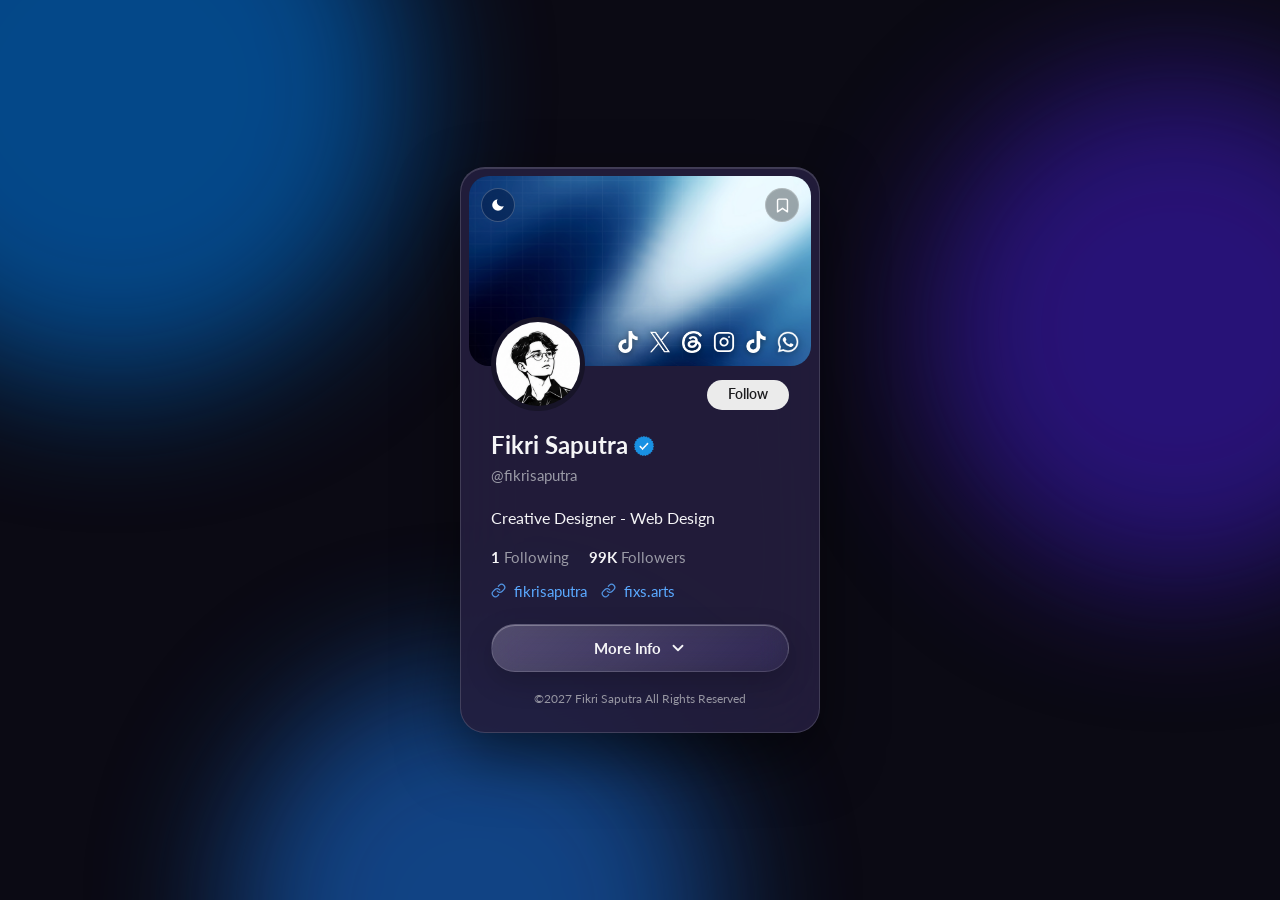
<file: index.html>
<!doctype html>
<html lang="id">
<head>
  <meta charset="utf-8" />
  <meta name="viewport" content="width=device-width, initial-scale=1" />
  <title>Fikri Saputra — Profile Card</title>
  <meta name="description" content="Kartu profil Fikri Saputra, Creative Designer." />

  <!-- Favicon -->
  <link rel="icon" type="image/png" href="assets/favicon/favicon.png" />
  <link rel="apple-touch-icon" href="assets/favicon/favicon.png" />

  <!-- Open Graph -->
  <meta property="og:type" content="website" />
  <meta property="og:url" content="https://fikrispt.github.io/profile/" />
  <meta property="og:site_name" content="Fikri Saputra" />
  <meta property="og:title" content="Fikri Saputra — Profile Card" />
  <meta property="og:description" content="Creative Designer." />
  <meta property="og:image" content="https://fikrispt.github.io/profile/assets/og/og.jpg" />
  <meta property="og:image:width" content="1200" />
  <meta property="og:image:height" content="630" />

  <!-- Twitter Card -->
  <meta name="twitter:card" content="summary_large_image" />
  <meta name="twitter:title" content="Fikri Saputra — Profile Card" />
  <meta name="twitter:description" content="Creative Designer." />
  <meta name="twitter:image" content="https://fikrispt.github.io/profile/assets/og/og.jpg" />

  <!-- Page styles -->
  <link rel="stylesheet" href="css/card.css" />
  <link rel="stylesheet" href="css/page.css" />

</head>
<body>
  <header data-site-header></header>

  <!-- Background glassmorphism (warna orb diatur dari js/config.js) -->
  <div class="glass-bg" aria-hidden="true">
    <span class="bg-img"></span>
    <span class="orb o1"></span>
    <span class="orb o2"></span>
    <span class="orb o3"></span>
  </div>

  <!-- Isi kartu dirender dari js/config.js -->
  <main class="page-main">
    <article class="card" id="card" data-autoboot aria-label="Profile card"></article>
    <noscript>Aktifkan JavaScript untuk melihat kartu profil.</noscript>
  </main>

  <footer data-site-footer></footer>

  <script src="js/config.js"></script>
  <script src="js/app.js"></script>

  <!-- Header & footer situs: ON/OFF dari js/config.js -> site.header / site.footer
       (atur lewat demo.html -> tab Konten -> "Header & Footer situs").
       OFF = elemen dihapus dan komponen eksternal tidak dimuat. -->
  <script>
    (function () {
      var site = (ProfileCard.getConfig().site) || {};
      var BASE = "https://fixsarts-auto.github.io/components/headerfooter/";
      var h = document.querySelector("[data-site-header]");
      var f = document.querySelector("[data-site-footer]");
      if (site.header === false && h) h.remove();
      if (site.footer === false && f) f.remove();
      if (site.header === false && site.footer === false) return;
      // Ditulis sinkron (sama seperti tag statis) agar komponen jalan sebelum DOMContentLoaded
      document.write('<link rel="stylesheet" href="' + BASE + 'headerfooter.css">');
      document.write('<script src="' + BASE + 'headerfooter-config.js"><\/script>');
      document.write('<script src="' + BASE + 'headerfooter.js"><\/script>');
    })();
  </script>
</body>
</html>
</file>
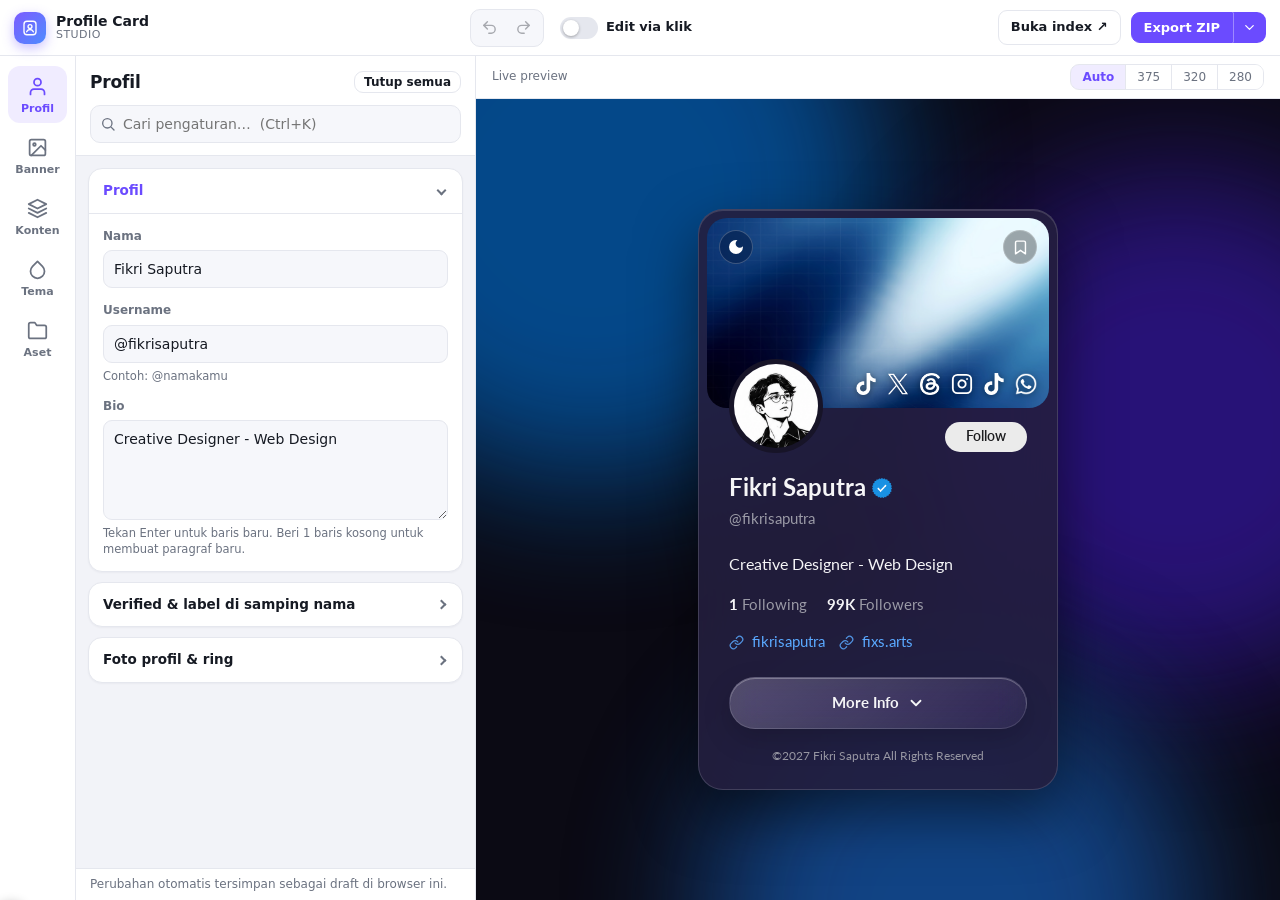
<file: demo.html>
<!doctype html>
<html lang="id">
<head>
  <meta charset="utf-8" />
  <meta name="viewport" content="width=device-width,initial-scale=1" />
  <title>Studio — Config Profile Card</title>
  <meta name="robots" content="noindex" />
  <link rel="icon" type="image/png" href="assets/favicon/favicon.png" />
  <link rel="stylesheet" href="css/card.css" />
  <link rel="stylesheet" href="css/demo.css" />
</head>
<body class="demo">
  <div class="app">
    <!-- ===== Menu bar ===== -->
    <header class="topbar">
      <div class="brand">
        <span class="logo" aria-hidden="true"><svg viewBox="0 0 24 24"><rect x="4" y="3" width="16" height="18" rx="4"/><circle cx="12" cy="10" r="2.6"/><path d="M7.5 17c.8-2 2.4-3 4.5-3s3.7 1 4.5 3"/></svg></span>
        <div class="brand-txt"><strong>Profile Card</strong><span>Studio</span></div>
      </div>

      <div class="tb-mid">
        <div class="tb-group" role="group" aria-label="Riwayat">
          <button class="ibtn" id="btnUndo" type="button" title="Undo (Ctrl+Z)" aria-label="Undo" disabled>
            <svg viewBox="0 0 24 24"><path d="M9 14 4 9l5-5"/><path d="M4 9h10.5a5.5 5.5 0 0 1 0 11H11"/></svg>
          </button>
          <button class="ibtn" id="btnRedo" type="button" title="Redo (Ctrl+Y)" aria-label="Redo" disabled>
            <svg viewBox="0 0 24 24"><path d="m15 14 5-5-5-5"/><path d="M20 9H9.5a5.5 5.5 0 0 0 0 11H13"/></svg>
          </button>
        </div>
        <label class="switch" title="Klik teks / gambar langsung di preview untuk mengubahnya">
          <input type="checkbox" id="editToggle" />
          <span class="track"><span class="thumb"></span></span>
          <span class="switch-label">Edit via klik</span>
        </label>
      </div>

      <div class="tb-right">
        <a class="btn ghost" id="openIndex" href="index.html?draft=1" target="_blank" rel="noopener">Buka index ↗</a>
        <div class="split">
          <button class="btn primary" id="btnZip" type="button">Export ZIP</button>
          <button class="btn primary caret" id="btnMenu" type="button" aria-haspopup="true" aria-expanded="false" aria-label="Menu lainnya">
            <svg viewBox="0 0 24 24"><polyline points="6 9 12 15 18 9"/></svg>
          </button>
          <div class="menu" id="menu" hidden role="menu">
            <button type="button" id="btnJs" role="menuitem">Unduh config.js</button>
            <button type="button" id="btnCopy" role="menuitem">Salin JSON</button>
            <button type="button" id="btnHead" role="menuitem">Salin tag &lt;head&gt; (favicon &amp; preview)</button>
            <button type="button" id="btnImport" role="menuitem">Import config…</button>
            <hr />
            <button type="button" id="btnReset" class="danger" role="menuitem">Reset ke config.js</button>
          </div>
        </div>
      </div>
    </header>

    <!-- ===== Menu tab (rail) ===== -->
    <nav class="rail" id="rail" aria-label="Menu pengaturan"></nav>

    <!-- ===== Panel pengaturan ===== -->
    <aside class="panel" id="panel">
      <div class="panel-head">
        <div class="ph-row">
          <h2 id="panelTitle">Profil</h2>
          <button class="btn mini" id="btnToggleAll" type="button">Tutup semua</button>
        </div>
        <label class="search">
          <svg viewBox="0 0 24 24" aria-hidden="true"><circle cx="11" cy="11" r="7"/><line x1="21" y1="21" x2="16.65" y2="16.65"/></svg>
          <input id="search" type="search" placeholder="Cari pengaturan…  (Ctrl+K)" autocomplete="off" spellcheck="false" />
        </label>
      </div>
      <div class="panel-scroll" id="panelScroll">
        <div id="form"></div>
        <p class="no-result hidden" id="noResult">Tidak ada pengaturan yang cocok.</p>
      </div>
      <footer class="panel-foot"><p class="status" id="status">Perubahan otomatis tersimpan sebagai draft di browser ini.</p></footer>
    </aside>

    <!-- ===== Preview ===== -->
    <main class="stage-wrap">
      <div class="stage-bar">
        <span class="hint" id="stageHint">Live preview</span>
        <div class="seg" id="devSeg" role="group" aria-label="Lebar preview">
          <button type="button" data-w="0" class="on">Auto</button>
          <button type="button" data-w="375">375</button>
          <button type="button" data-w="320">320</button>
          <button type="button" data-w="280">280</button>
        </div>
      </div>
      <div class="stage-shell" id="stageShell">
        <div class="glass-bg" aria-hidden="true">
          <span class="bg-img"></span><span class="orb o1"></span><span class="orb o2"></span><span class="orb o3"></span>
        </div>
        <div class="stage" id="stage">
          <div class="stage-inner" id="stageInner">
            <article class="card" id="card" aria-label="Profile card"></article>
          </div>
        </div>
      </div>
    </main>
  </div>

  <input type="file" id="importFile" accept=".json,.js,application/json" hidden />
  <div class="edit-tag" id="editTag" hidden></div>
  <div class="pop" id="pop" hidden></div>
  <div class="toast" id="toast" role="status" aria-live="polite"></div>
  <input type="file" id="imgPicker" accept="image/*" hidden />

  <script src="js/config.js"></script>
  <script src="js/app.js"></script>
  <script src="js/demo.js"></script>
</body>
</html>
</file>
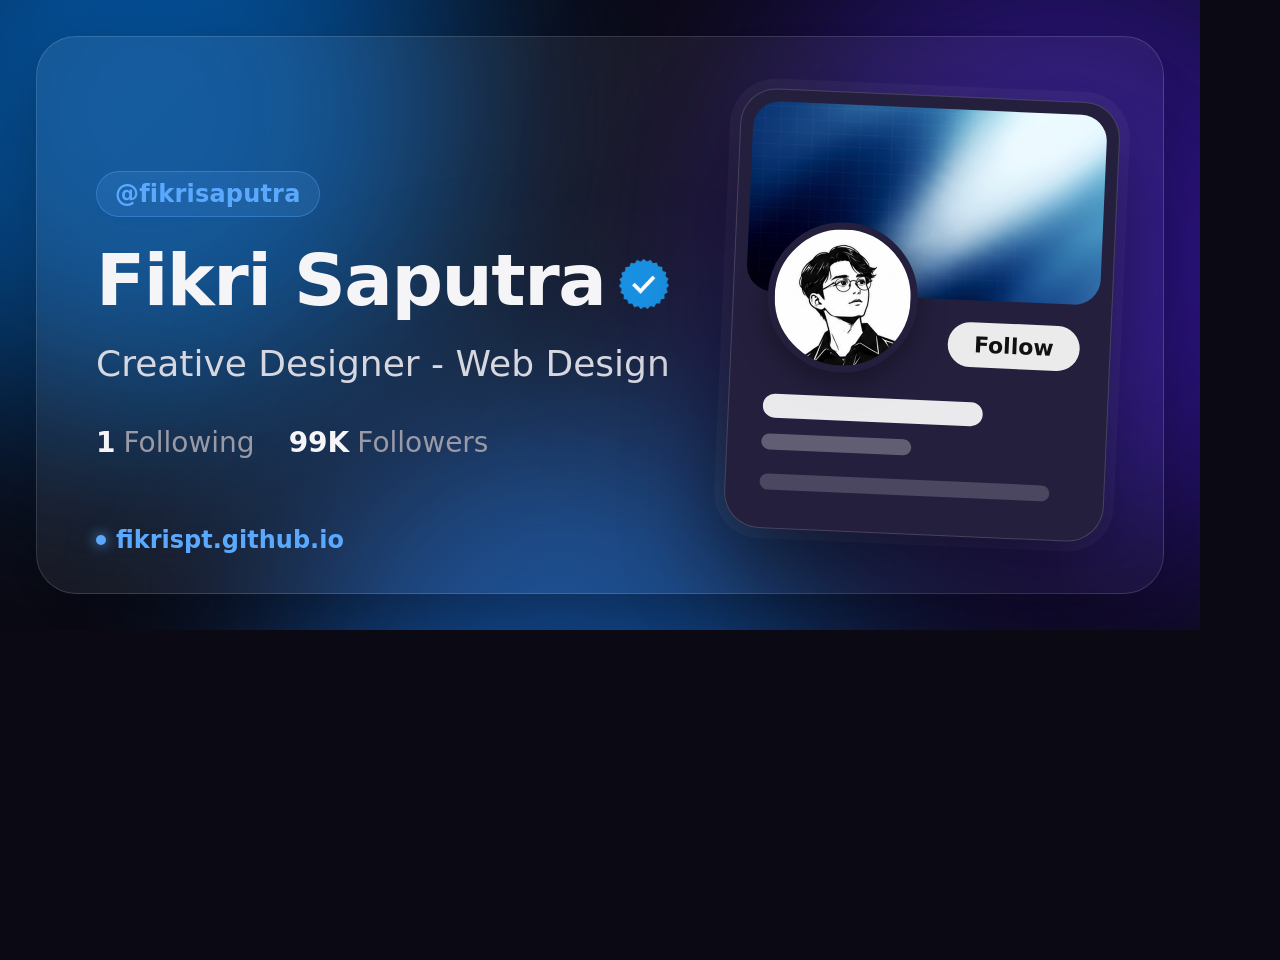
<file: assets/og/og.html>
<!doctype html>
<html lang="id">
<head>
  <meta charset="utf-8" />
  <title>OG image — link preview 1200×630</title>
  <!--
    SUMBER DESAIN link preview. Teks & gambar diambil dari js/config.js,
    jadi kalau nama/foto/banner berubah, buka file ini lalu render ulang ke og.jpg.

    Cara render ulang: buka og.html di Chrome → DevTools (F12) → Ctrl+Shift+M (device toolbar)
    → pilih "Responsive", set 1200 × 630, DPR 1 → menu ⋮ → "Capture screenshot"
    → simpan sebagai assets/og/og.jpg (ukuran ideal < 300 KB agar tampil di WhatsApp).
    Atau cukup upload gambar buatan sendiri lewat demo.html (Aset → Link preview).
  -->
  <style>
    :root {
      --bg: #0b0a14;
      --orb1: #04549f; --orb2: #2e158a; --orb3: #144e99;
      --text: #f5f5f7; --muted: #9a9aa6; --link: #5aa9ff;
      --card: #241f3d;
    }
    * { box-sizing: border-box; }
    html, body { margin: 0; width: 1200px; height: 630px; overflow: hidden; background: var(--bg); }
    body { position: relative; font-family: Lato, Inter, system-ui, -apple-system, "Segoe UI", Roboto, Arial, sans-serif; color: var(--text); -webkit-font-smoothing: antialiased; }

    /* background orbs — sama seperti halaman */
    .orb { position: absolute; border-radius: 50%; filter: blur(110px); opacity: .95; }
    .o1 { width: 620px; height: 620px; left: -160px; top: -200px; background: var(--orb1); }
    .o2 { width: 640px; height: 640px; right: -180px; top: -60px; background: var(--orb2); }
    .o3 { width: 560px; height: 560px; left: 280px; bottom: -330px; background: var(--orb3); }

    /* panel kaca */
    .panel {
      position: absolute; inset: 36px; border-radius: 40px;
      background: linear-gradient(135deg, rgba(255,255,255,.075), rgba(255,255,255,.03));
      border: 1.5px solid rgba(255,255,255,.14);
      box-shadow: 0 30px 80px rgba(0,0,0,.35);
    }

    .left { position: absolute; left: 96px; top: 0; bottom: 0; width: 600px; display: flex; flex-direction: column; justify-content: center; }
    .handle {
      align-self: flex-start; padding: 8px 18px; border-radius: 999px; margin-bottom: 26px;
      background: rgba(90,169,255,.14); border: 1px solid rgba(90,169,255,.35);
      color: var(--link); font-size: 24px; font-weight: 700; letter-spacing: .2px;
    }
    .name { margin: 0; font-size: 72px; line-height: 1.05; font-weight: 900; letter-spacing: -1.5px; white-space: nowrap; }
    .name img { width: 50px; height: 50px; margin-left: 14px; vertical-align: -4px; }
    .desc { margin: 22px 0 0; font-size: 36px; line-height: 1.3; color: #d7d7e0; font-weight: 400; }
    .stats { display: flex; gap: 34px; margin-top: 38px; font-size: 28px; color: var(--muted); }
    .stats b { color: var(--text); font-weight: 800; margin-right: 8px; }
    .url { position: absolute; left: 96px; bottom: 76px; font-size: 24px; color: var(--link); font-weight: 700; display: flex; align-items: center; gap: 10px; }
    .url::before { content: ""; width: 10px; height: 10px; border-radius: 50%; background: var(--link); box-shadow: 0 0 14px var(--link); }

    /* miniatur kartu profil di kanan */
    .mini {
      position: absolute; right: 88px; top: 50%; transform: translateY(-50%) rotate(2.5deg);
      width: 380px; height: 440px; border-radius: 36px; overflow: hidden;
      background: var(--card); border: 1.5px solid rgba(255,255,255,.16);
      box-shadow: 0 40px 90px rgba(0,0,0,.5), 0 0 0 10px rgba(255,255,255,.04);
    }
    .banner { position: absolute; left: 12px; right: 12px; top: 12px; height: 190px; border-radius: 26px; background: linear-gradient(120deg,#00ffdd,#ff99aa,#ffd36b) center/cover; }
    .avatar {
      position: absolute; left: 34px; top: 130px; width: 150px; height: 150px; border-radius: 50%;
      background: #fff center/cover; border: 7px solid var(--card); box-shadow: 0 10px 30px rgba(0,0,0,.35);
    }
    .follow { position: absolute; right: 30px; top: 224px; padding: 10px 26px; border-radius: 999px; background: #ebebeb; color: #111; font-weight: 800; font-size: 22px; }
    .l1 { position: absolute; left: 34px; top: 304px; height: 24px; width: 220px; border-radius: 12px; background: rgba(255,255,255,.9); }
    .l2 { position: absolute; left: 34px; top: 344px; height: 16px; width: 150px; border-radius: 8px; background: rgba(255,255,255,.28); }
    .l3 { position: absolute; left: 34px; top: 384px; height: 16px; width: 290px; border-radius: 8px; background: rgba(255,255,255,.18); }
  </style>
</head>
<body>
  <div class="orb o1"></div><div class="orb o2"></div><div class="orb o3"></div>
  <div class="panel"></div>

  <div class="left">
    <div class="handle" id="handle"></div>
    <h1 class="name"><span id="name"></span><img id="ver" alt="" /></h1>
    <p class="desc" id="desc"></p>
    <div class="stats" id="stats"></div>
  </div>
  <div class="url" id="url"></div>

  <div class="mini" aria-hidden="true">
    <div class="banner" id="banner"></div>
    <div class="avatar" id="avatar"></div>
    <div class="follow" id="follow"></div>
    <div class="l1"></div><div class="l2"></div><div class="l3"></div>
  </div>

  <script src="../../js/config.js"></script>
  <script>
    (function () {
      var c = window.PROFILE_CONFIG, p = c.profile, a = c.assets, f = c.follow || {}, th = (c.theme || {});
      var pal = th.dark || {};
      var root = document.documentElement.style;
      if (pal.pageBg) root.setProperty("--bg", pal.pageBg);
      if (pal.orb1) root.setProperty("--orb1", pal.orb1);
      if (pal.orb2) root.setProperty("--orb2", pal.orb2);
      if (pal.orb3) root.setProperty("--orb3", pal.orb3);
      if (pal.cardBg) root.setProperty("--card", pal.cardBg);
      if (pal.linkColor) root.setProperty("--link", pal.linkColor);
      var rel = function (u) { return u ? "../../" + u : ""; };
      var $ = function (id) { return document.getElementById(id); };
      $("handle").textContent = p.username || "";
      $("handle").hidden = !p.username;
      $("name").textContent = p.name;
      if (p.verified !== false && a.verified) $("ver").src = rel(a.verified); else $("ver").hidden = true;
      $("desc").textContent = String(p.description || "").split(/\n+/)[0];
      var s = $("stats");
      if (f.statsShow !== false) {
        [["following", "followingLabel"], ["followers", "followersLabel"]].forEach(function (k) {
          if (!f[k[0]]) return;
          var d = document.createElement("div");
          d.innerHTML = "<b></b><span></span>";
          d.firstChild.textContent = f[k[0]]; d.lastChild.textContent = f[k[1]] || "";
          s.appendChild(d);
        });
      }
      var host = "";
      try { host = new URL((c.meta && c.meta.siteUrl) || ((c.links && c.links.items || [])[0] || {}).url).host; } catch (e) {}
      $("url").textContent = host; $("url").hidden = !host;
      if (a.banner) $("banner").style.backgroundImage = 'url("' + rel(a.banner) + '")';
      if (a.profile) $("avatar").style.backgroundImage = 'url("' + rel(a.profile) + '")';
      $("follow").textContent = f.text || "Follow";
    })();
  </script>
</body>
</html>
</file>
<file: css/card.css>
/* ==========================================================
   Profile Card — card.css (komponen kartu + background)
   Semua warna/ukuran dikontrol lewat CSS variable yang diisi
   dari js/config.js (lihat ProfileCard.applyTheme di app.js).
   ========================================================== */

:root {
  /* default = tema gelap (ditimpa oleh JS dari config) */
  --font: Lato, system-ui, -apple-system, "Segoe UI", Roboto, "Helvetica Neue", Arial, sans-serif;
  --page-bg: #0b0a14;
  --orb-1: #7c5cff;
  --orb-2: #5b34e6;
  --orb-3: #a78bfa;

  --card-bg: rgba(36, 31, 61, 0.9);
  --card-solid: #241f3d;
  --cut: #17142b;
  --card-border: rgba(255, 255, 255, 0.28);
  --text: #f5f5f7;
  --muted: #9a9aa6;
  --link: #5aa9ff;
  --accent: #7c5cff;
  --surface: rgba(255, 255, 255, 0.06);
  --line: rgba(255, 255, 255, 0.12);

  --follow-bg: #ebebeb;
  --follow-text: #1c1c1e;

  --banner-1: #00ffdd;
  --banner-2: #ff99aa;
  --banner-3: #ffd36b;
  --banner-speed: 6s;
  --banner-img: none;
  --banner-h: 190px;
  --banner-radius: 20px 20px 20px 20px;
  --inset: 8px;

  --card-w: 360px;
  --radius: 28px;
  --avatar: 96px;
  --avatar-radius: 50%;
  --ring-w: 0px;
  --ring-gap: 5px;
  --ring-bg: transparent;
  --avatar-total: 106px;
  --soc-size: 22px;
  --ver-size: 28px;
  --badge-align: center;
  --sx: 50%;
  --sy: 50%;
  --border-w: 1px;
  --blur: 18px;
  --shadow: 0 24px 60px rgba(0, 0, 0, 0.5);

  --bg-img: none;
  --bg-blur: 0px;
  --bg-dim: 0;
}

*,
*::before,
*::after { box-sizing: border-box; }

html { -webkit-text-size-adjust: 100%; }

/* ---------- Background (orb glass / gambar / polos) ---------- */
.glass-bg {
  position: fixed;
  inset: 0;
  z-index: 0;
  overflow: hidden;
  pointer-events: none;
  background: var(--page-bg);
  transition: background-color 0.5s ease;
}
.glass-bg .orb {
  position: absolute;
  border-radius: 50%;
  filter: blur(70px);
  opacity: 0.85;
  will-change: transform;
  transition: background-color 0.5s ease, opacity 0.4s ease;
}
.glass-bg .o1 {
  width: 46vmax; height: 46vmax; left: -14vmax; top: -16vmax;
  background: var(--orb-1);
  animation: orb-a 18s ease-in-out infinite alternate;
}
.glass-bg .o2 {
  width: 40vmax; height: 40vmax; right: -12vmax; top: 8vh;
  background: var(--orb-2);
  animation: orb-b 22s ease-in-out infinite alternate;
}
.glass-bg .o3 {
  width: 38vmax; height: 38vmax; left: 18vw; bottom: -20vmax;
  background: var(--orb-3);
  animation: orb-c 26s ease-in-out infinite alternate;
}
.glass-bg .bg-img {
  position: absolute;
  inset: -40px;
  background-image: var(--bg-img);
  background-size: cover;
  background-position: center;
  filter: blur(var(--bg-blur));
  opacity: 0;
  transition: opacity 0.4s ease;
}
.glass-bg::after {
  content: "";
  position: absolute;
  inset: 0;
  background: rgba(0, 0, 0, var(--bg-dim));
}
[data-bg="image"] .glass-bg .bg-img { opacity: 1; }
[data-bg="image"] .glass-bg .orb,
[data-bg="solid"] .glass-bg .orb { opacity: 0; }
[data-orb="off"] .glass-bg .orb { animation: none; }

@keyframes orb-a { to { transform: translate(14vmax, 10vmax) scale(1.15); } }
@keyframes orb-b { to { transform: translate(-12vmax, 12vmax) scale(0.9); } }
@keyframes orb-c { to { transform: translate(10vmax, -12vmax) scale(1.1); } }

/* ---------- Kartu ---------- */
.card {
  --pad-x: calc(var(--inset) + 22px);
  position: relative;
  z-index: 1;
  font-family: var(--font);
  color: var(--text);
  width: min(var(--card-w), 100%);
  container-type: inline-size;
  overflow: hidden;
  background: var(--card-bg);
  -webkit-backdrop-filter: blur(var(--blur)) saturate(160%);
  backdrop-filter: blur(var(--blur)) saturate(160%);
  border: var(--border-w) solid var(--card-border);
  border-radius: var(--radius);
  box-shadow: var(--shadow), inset 0 1px 0 rgba(255, 255, 255, 0.14);
  padding-bottom: 24px;
  transition: background-color 0.4s ease, border-color 0.4s ease, color 0.4s ease;
}

/* ---------- Banner ---------- */
.banner-box { position: relative; margin: var(--inset) var(--inset) 0; }
.banner {
  height: var(--banner-h);
  border-radius: var(--banner-radius);
  overflow: hidden;
  background-color: var(--banner-1);
}
.banner[data-mode="gradient"] {
  background-image: linear-gradient(120deg, var(--banner-1), var(--banner-2), var(--banner-3));
  background-size: 200% 200%;
  animation: banner-move var(--banner-speed) linear infinite;
}
.banner[data-mode="gradient"][data-animate="false"] { animation: none; background-size: 100% 100%; }
.banner[data-mode="image"] {
  background-image: var(--banner-img);
  background-size: cover;
  background-position: center;
}
.banner[data-mode="solid"] { background-image: none; }

@keyframes banner-move {
  0%   { background-position: 0% 50%; }
  50%  { background-position: 100% 50%; }
  100% { background-position: 0% 50%; }
}

/* ---------- Tombol bulat di atas banner (tema & simpan) ---------- */
.icon-btn {
  z-index: 3;
  position: absolute;
  top: 12px;
  width: 34px;
  height: 34px;
  padding: 0;
  display: grid;
  place-items: center;
  color: #fff;
  cursor: pointer;
  border-radius: 50%;
  border: 1px solid rgba(255, 255, 255, 0.22);
  background: rgba(0, 20, 60, 0.45);
  -webkit-backdrop-filter: blur(10px);
  backdrop-filter: blur(10px);
  transition: transform 0.15s ease, background-color 0.25s ease, border-color 0.25s ease;
}
@media (hover: hover) { .icon-btn:hover { transform: translateY(-1px); background: rgba(0, 20, 60, 0.62); } }
.icon-btn:active { transform: scale(0.94); }
.icon-btn:focus-visible { outline: 2px solid #fff; outline-offset: 2px; }
.theme-toggle { left: 12px; }
.bookmark { right: 12px; background: rgba(120, 130, 135, 0.7); }
@media (hover: hover) { .bookmark:hover { background: rgba(120, 130, 135, 0.85); } }

.bookmark svg { width: 17px; height: 17px; fill: none; stroke: currentColor; stroke-width: 2; stroke-linecap: round; stroke-linejoin: round; transition: fill 0.2s ease; }
.bookmark[aria-pressed="true"] { background: var(--accent); border-color: transparent; }
.bookmark[aria-pressed="true"] svg { fill: #fff; }
.bookmark.pop svg { animation: bm-pop 0.4s ease; }
@keyframes bm-pop {
  0%   { transform: scale(1); }
  40%  { transform: scale(1.35) rotate(-8deg); }
  100% { transform: scale(1); }
}

/* ---------- Ikon tema (matahari ⇄ bulan) ---------- */
.tt { width: 18px; height: 18px; overflow: visible; }
.tt-core { transform-box: fill-box; transform-origin: center; transition: transform 0.5s cubic-bezier(0.4, 0, 0.2, 1); }
.tt-cut  { transform: translate(30px, -30px); transition: transform 0.5s cubic-bezier(0.4, 0, 0.2, 1); }
.tt-rays { transform-origin: 12px 12px; transition: transform 0.5s cubic-bezier(0.4, 0, 0.2, 1), opacity 0.3s ease; }
[data-theme="dark"] .tt-core { transform: scale(1.55); }
[data-theme="dark"] .tt-cut  { transform: translate(5px, -4.5px); }
[data-theme="dark"] .tt-rays { transform: rotate(90deg) scale(0.4); opacity: 0; }
.theme-toggle.spin .tt { animation: tt-spin 0.6s cubic-bezier(0.4, 0, 0.2, 1); }
@keyframes tt-spin {
  from { transform: rotate(-120deg) scale(0.55); }
  to   { transform: rotate(0) scale(1); }
}

/* ---------- Ikon sosial (pojok kanan bawah banner) ---------- */
.banner-actions {
  z-index: 3;
  position: absolute;
  right: 14px;
  bottom: 12px;
  max-width: calc(100% - var(--avatar-total) - 50px);
  display: flex;
  flex-wrap: wrap;
  justify-content: flex-end;
  align-items: center;
  gap: 6px 10px;
}
.socials {
  z-index: 3;
  max-width: calc(100% - 24px);
  display: flex;
  align-items: center;
  gap: 2px;
  padding: 3px;
  border-radius: 999px;
  border: 1px solid rgba(255, 255, 255, 0.22);
  background: rgba(0, 0, 0, 0.34);
  -webkit-backdrop-filter: blur(10px);
  backdrop-filter: blur(10px);
}
.socials[data-style="plain"] {
  padding: 0; gap: 0; border: 0; background: none;
  -webkit-backdrop-filter: none; backdrop-filter: none;
  filter: drop-shadow(0 1px 3px rgba(0, 0, 0, 0.5));
}
/* template posisi (pilih di demo, atau seret langsung di mode edit) */
.socials[data-dir="column"] { flex-direction: column; }
.socials[data-pos] { position: absolute; }
.socials[data-pos="bottom-right"]  { right: 14px; bottom: 12px; }
.socials[data-pos="bottom-center"] { left: 50%; bottom: 12px; transform: translateX(-50%); }
.socials[data-pos="after-avatar"]  { left: calc(var(--pad-x) - var(--inset) + var(--avatar-total) + 12px); bottom: 12px; }
.socials[data-pos="top-center"]    { left: 50%; top: 12px; transform: translateX(-50%); }
.socials[data-pos="center"]        { left: 50%; top: 50%; transform: translate(-50%, -50%); }
.socials[data-pos="right-column"]  { right: 14px; top: 50%; transform: translateY(-50%); }
.socials[data-pos="left-column"]   { left: 14px; top: 50%; transform: translateY(-50%); }
.socials[data-pos="custom"]        { left: var(--sx); top: var(--sy); transform: translate(-50%, -50%); }

.soc {
  width: calc(var(--soc-size) + 10px);
  height: calc(var(--soc-size) + 10px);
  display: grid;
  place-items: center;
  border-radius: 50%;
  color: #fff;
  text-decoration: none;
  transition: background-color 0.15s ease, transform 0.15s ease;
}
@media (hover: hover) { .soc:hover { background: rgba(255, 255, 255, 0.2); transform: translateY(-1px); } }
.soc:focus-visible { outline: 2px solid #fff; outline-offset: 1px; }
.soc .ico, .soc .custom-ico { width: var(--soc-size); height: var(--soc-size); }

.ico { display: inline-grid; place-items: center; flex: none; }
.ico svg { width: 100%; height: 100%; display: block; }
.custom-ico {
  display: inline-block; flex: none;
  background: currentColor;
  -webkit-mask: var(--ico) center / contain no-repeat;
  mask: var(--ico) center / contain no-repeat;
}
.custom-ico.raw {
  background: var(--ico) center / contain no-repeat;
  -webkit-mask: none; mask: none;
}
/* fallback file:// — di banner ikon sosial berwarna putih */
.soc .custom-ico.file-fallback { filter: brightness(0) invert(1); }

/* ---------- Foto profil + ring ---------- */
.card-head {
  position: relative;
  z-index: 2;
  display: flex;
  align-items: flex-start;
  justify-content: space-between;
  gap: 12px;
  padding: 0 var(--pad-x);
  margin-top: calc(var(--avatar-total) * -0.52);
  pointer-events: none; /* baris ini lebar penuh; jangan menutupi tombol di banner */
}
.avatar-ring {
  flex: none;
  pointer-events: auto;
  padding: var(--ring-w);
  background: var(--ring-bg);
  border-radius: var(--avatar-radius);
  transition: padding 0.2s ease;
}
.avatar-gap {
  padding: var(--ring-gap);
  background: var(--cut);
  border-radius: var(--avatar-radius);
  transition: padding 0.2s ease, background-color 0.4s ease;
}
.avatar {
  width: var(--avatar);
  height: var(--avatar);
  border-radius: var(--avatar-radius);
  overflow: hidden;
  background: #e5e7eb;
  display: grid;
  place-items: center;
  color: #6b7280;
  font-weight: 700;
  font-size: calc(var(--avatar) * 0.3);
}
.avatar img { width: 100%; height: 100%; object-fit: cover; display: block; }

/* ---------- Tombol Follow ---------- */
.follow-btn {
  pointer-events: auto;
  flex: none;
  height: 30px;
  padding: 0 20px;
  border: 1px solid transparent;
  border-radius: 999px;
  font-family: inherit;
  font-size: 13.5px;
  font-weight: 600;
  line-height: 1;
  white-space: nowrap;
  cursor: pointer;
  background: var(--follow-bg);
  color: var(--follow-text);
  transition: transform 0.15s ease, background-color 0.25s ease, color 0.25s ease, border-color 0.25s ease;
}
.card-head .follow-btn { margin-top: calc(var(--avatar-total) * 0.52 + 14px); }
.banner-actions .follow-btn { box-shadow: 0 6px 16px rgba(0, 0, 0, 0.25); }
@media (hover: hover) { .follow-btn:hover { transform: translateY(-1px); } }
.follow-btn:active { transform: scale(0.96); }
.follow-btn:focus-visible { outline: 2px solid var(--accent); outline-offset: 2px; }
.follow-btn[aria-pressed="true"] {
  background: var(--surface);
  color: var(--text);
  border-color: var(--line);
}

/* ---------- Konten ---------- */
.content { padding: 20px var(--pad-x) 0; }
.content > * { margin-top: 18px; }
.content > :first-child { margin-top: 0; }
.content > .name + .handle { margin-top: 6px; }
.content > .handle + .desc { margin-top: 22px; }
.content > .links { margin-top: 16px; }
.content > .more-wrap { margin-top: 24px; }
.content > .copyright { margin: 18px 0 0; }

.name {
  margin: 0;
  display: flex;
  flex-wrap: wrap;
  align-items: var(--badge-align, center);
  gap: 4px 6px;
  font-size: 24px;
  font-weight: 700;
  line-height: 1.2;
  color: var(--text);
  overflow-wrap: anywhere;
}
.verified-wrap { position: relative; display: inline-flex; align-items: center; }
.verified-btn {
  display: inline-grid;
  place-items: center;
  height: var(--ver-size);
  padding: 0;
  border: 0;
  border-radius: 50%;
  background: none;
  cursor: pointer;
}
.verified-btn:focus-visible { outline: 2px solid var(--accent); outline-offset: 2px; }
.verified { display: block; height: var(--ver-size); width: auto; transition: transform 0.2s ease; }
@media (hover: hover) { .verified-btn:hover .verified { transform: scale(1.1); } }
.verified-btn:active .verified { transform: scale(0.92); }

/* tulisan saat verified diklik: muncul di ATAS ikon */
.verified-tip {
  position: absolute;
  z-index: 6;
  left: 50%;
  bottom: calc(100% + 9px);
  padding: 5px 11px;
  border-radius: 10px;
  border: 1px solid var(--line);
  background: var(--cut);
  color: var(--text);
  font-size: 12px;
  font-weight: 600;
  line-height: 1.35;
  white-space: nowrap;
  box-shadow: 0 8px 22px rgba(0, 0, 0, 0.28);
  opacity: 0;
  pointer-events: none;
  transform: translate(-50%, 6px) scale(0.92);
  transform-origin: 50% 100%;
  transition: opacity 0.2s ease, transform 0.2s ease;
}
.verified-tip::after {
  content: "";
  position: absolute;
  left: 50%;
  top: 100%;
  width: 8px;
  height: 8px;
  background: var(--cut);
  border-right: 1px solid var(--line);
  border-bottom: 1px solid var(--line);
  transform: translate(-50%, -50%) rotate(45deg);
}
.verified-tip::before { content: ""; position: absolute; left: 0; right: 0; top: 100%; height: 14px; } /* jembatan hover */
.verified-tip.open { opacity: 1; transform: translate(-50%, 0) scale(1); }

/* label di samping ikon verified */
.label-pill {
  display: inline-flex;
  align-items: center;
  gap: 5px;
  padding: 3px 10px;
  border-radius: 999px;
  font-size: 11.5px;
  font-weight: 700;
  line-height: 1.4;
  white-space: nowrap;
}
.label-wrap { position: relative; display: inline-flex; align-items: center; }
.label-pill .ico, .label-pill .custom-ico { width: var(--lsz, 12px); height: var(--lsz, 12px); }
.label-pill.tip-trigger { cursor: pointer; transition: transform 0.15s ease; }
@media (hover: hover) { .label-pill.tip-trigger:hover { transform: translateY(-1px); } }
.label-pill.tip-trigger:focus-visible { outline: 2px solid var(--accent); outline-offset: 2px; }
.label-pill.icon-only { padding: 0; background: none; border-radius: 6px; color: var(--text); }
.label-pill.icon-only .ico, .label-pill.icon-only .custom-ico { width: var(--lsz, 20px); height: var(--lsz, 20px); }
.label-pill.icon-only .custom-ico.raw { border-radius: 22%; }

.handle { margin: 0; font-size: 15px; color: var(--muted); }
.desc {
  margin: 0;
  font-size: 16px;
  line-height: 1.5;
  color: var(--text);
  white-space: pre-line;   /* baris kosong = paragraf baru */
  overflow-wrap: anywhere;
}

.follow-stats { display: flex; flex-wrap: wrap; gap: 6px 20px; font-size: 15px; color: var(--muted); }
.follow-stats .num { margin-right: 4px; font-weight: 700; color: var(--text); font-variant-numeric: tabular-nums; }

/* ---------- Link di bawah Following/Followers ---------- */
.links { display: flex; flex-wrap: wrap; gap: 8px 14px; }
.link {
  display: inline-flex;
  align-items: center;
  gap: 8px;
  max-width: 100%;
  font-size: 15px;
  color: var(--link);
  text-decoration: none;
  transition: transform 0.15s ease, opacity 0.15s ease;
}
@media (hover: hover) { .link:hover { opacity: 0.85; } }
.link:focus-visible { outline: 2px solid var(--accent); outline-offset: 2px; border-radius: 6px; }
.link .ico, .link .custom-ico { width: 15px; height: 15px; opacity: 0.85; }
.link-text { min-width: 0; overflow: hidden; text-overflow: ellipsis; white-space: nowrap; }
.link.pill { padding: 7px 14px; border-radius: 999px; font-size: 14px; font-weight: 600; box-shadow: 0 4px 12px rgba(0, 0, 0, 0.18); }
@media (hover: hover) { .link.pill:hover { transform: translateY(-1px); opacity: 1; } }
.link[data-grad] .link-text,
.cta-label[data-grad] {
  background: var(--grad);
  -webkit-background-clip: text;
  background-clip: text;
  -webkit-text-fill-color: transparent;
  color: transparent;
}

/* ---------- More Info (tombol + panel yang memanjang ke bawah) ---------- */
.cta {
  display: flex;
  align-items: center;
  justify-content: center;
  gap: 8px;
  margin: 0;
  padding: 14px 18px;
  border-radius: 999px;
  text-align: center;
  font-weight: 700;
  font-size: 15px;
  color: var(--text);
  border: 1px solid transparent;
  cursor: pointer;
  user-select: none;
  transition: transform 0.15s ease, box-shadow 0.15s ease;
}
/* template awal: glassmorphism */
.cta[data-shape="glass"] {
  background: linear-gradient(135deg, rgba(255, 255, 255, 0.22), rgba(255, 255, 255, 0.05));
  border-color: var(--line);
  -webkit-backdrop-filter: blur(14px) saturate(160%);
  backdrop-filter: blur(14px) saturate(160%);
  box-shadow: inset 0 1px 0 rgba(255, 255, 255, 0.28), 0 10px 28px rgba(0, 0, 0, 0.18);
}
[data-theme="light"] .cta[data-shape="glass"] {
  background: linear-gradient(135deg, rgba(255, 255, 255, 0.8), rgba(255, 255, 255, 0.3));
  border-color: rgba(255, 255, 255, 0.9);
  box-shadow: inset 0 1px 0 #fff, 0 10px 28px rgba(60, 50, 140, 0.15);
}
.cta[data-shape="solid"], .cta[data-shape="gradient"] {
  color: #fff;
  box-shadow: 0 8px 18px rgba(2, 6, 23, 0.25);
}
@media (hover: hover) { .cta:hover { transform: translateY(-1px); } }
.cta:active { transform: translateY(0); }
.cta:focus-visible { outline: 2px solid var(--accent); outline-offset: 3px; }
.cta .chev { flex: none; width: 18px; height: 18px; fill: none; stroke: currentColor; stroke-width: 2.4; stroke-linecap: round; stroke-linejoin: round; transition: transform 0.35s ease; }
.more-wrap.open .cta .chev { transform: rotate(180deg); }

.more {
  display: grid;
  grid-template-rows: 0fr;
  visibility: hidden;
  transition: grid-template-rows 0.4s ease, visibility 0s linear 0.4s;
}
.more-wrap.open .more {
  grid-template-rows: 1fr;
  visibility: visible;
  transition: grid-template-rows 0.4s ease, visibility 0s;
}
.more-inner { min-height: 0; overflow: hidden; }
.more-body { display: grid; gap: 12px; padding: 16px 0 0; }
/* section di dalam More Info */
.msec + .msec { margin-top: 10px; }
.msec-title { margin: 0 0 12px; font-size: 20px; font-weight: 700; line-height: 1.25; color: var(--text); overflow-wrap: anywhere; }
.msec-title[data-align="left"] { text-align: left; }
.msec-title[data-align="center"] { text-align: center; }
.msec-title[data-align="right"] { text-align: right; }
.msec-items { display: grid; grid-template-columns: repeat(var(--cols, 1), minmax(0, 1fr)); gap: var(--sgap, 10px); }

.mrow {
  display: flex; align-items: center; justify-content: space-between; gap: 12px;
  min-height: 52px; padding: 11px 16px; border-radius: 16px;
  background: var(--surface); border: 1px solid var(--line);
  transition: background-color 0.3s ease, border-color 0.3s ease;
}
.mrow[data-tone="dark"] { background: rgba(0, 0, 0, 0.38); border-color: rgba(255, 255, 255, 0.1); }
[data-theme="light"] .mrow[data-tone="dark"] { background: rgba(17, 24, 39, 0.1); border-color: rgba(17, 24, 39, 0.1); }
.mrow[data-tone="none"] { background: none; border-color: transparent; padding-left: 4px; padding-right: 4px; }
.mrow[data-tone="glass"] {
  background: linear-gradient(135deg, rgba(255, 255, 255, 0.2), rgba(255, 255, 255, 0.05));
  -webkit-backdrop-filter: blur(12px); backdrop-filter: blur(12px);
  box-shadow: inset 0 1px 0 rgba(255, 255, 255, 0.2);
}
.mrow[data-tone="custom"] { border-color: rgba(255, 255, 255, 0.14); }
.mrow .k { flex: none; font-size: 15px; color: var(--muted); }
.mright { display: flex; align-items: center; flex-wrap: wrap; gap: 6px 10px; min-width: 0; margin-left: auto; justify-content: flex-end; }
.mright[data-align="left"] { margin-left: 0; justify-content: flex-start; }
.mright[data-align="center"] { margin: 0 auto; justify-content: center; }
.mrow .v { font-size: 15px; font-weight: 700; text-align: right; overflow-wrap: anywhere; }

.micons { display: flex; align-items: center; flex-wrap: wrap; gap: 8px; justify-content: inherit; }
.mico {
  display: inline-grid; place-items: center; flex: none;
  width: var(--isz, 28px); height: var(--isz, 28px);
  transition: transform 0.2s ease, filter 0.2s ease;
}
.mico img { display: block; width: 100%; height: 100%; object-fit: contain; }
.micons[data-shape="rounded"] .mico img { border-radius: 22%; }
.micons[data-shape="circle"] .mico img { border-radius: 50%; }
.micons[data-shape="square"] .mico img { border-radius: 0; }
.micons[data-shape="tile"] .mico { padding: 14%; background: var(--surface); border: 1px solid var(--line); border-radius: 24%; }
.mico.extra { display: none; }
.micons.expanded .mico.extra { display: inline-grid; }
.mmore {
  flex: none; display: grid; place-items: center;
  min-width: calc(var(--isz, 28px) * 0.9); height: calc(var(--isz, 28px) * 0.9); padding: 0 6px;
  font: 700 11px/1 inherit; font-family: inherit; color: var(--text);
  background: rgba(0, 0, 0, 0.35); border: 1px solid var(--line); border-radius: 999px; cursor: pointer;
  transition: transform 0.15s ease, background-color 0.2s ease;
}
[data-theme="light"] .mmore { background: rgba(17, 24, 39, 0.1); }
@media (hover: hover) { .mmore:hover { transform: scale(1.08); } }
.mmore:focus-visible { outline: 2px solid var(--accent); outline-offset: 2px; }

/* efek hover ikon */
@media (hover: hover) { .mrow[data-effect="lift"] .mico:hover { transform: translateY(-3px); } }
@media (hover: hover) { .mrow[data-effect="zoom"] .mico:hover { transform: scale(1.2); } }
@media (hover: hover) { .mrow[data-effect="glow"] .mico:hover { filter: drop-shadow(0 0 8px var(--accent)); } }

/* efek muncul saat More Info dibuka */
.more-wrap.open .msec[data-effect="stagger"] .msec-items > *,
.more-wrap.open .msec[data-effect="stagger"] .msec-title { animation: m-rise 0.45s cubic-bezier(0.2, 0.7, 0.2, 1) both; animation-delay: calc(var(--i, 0) * 70ms + 120ms); }
.more-wrap.open .msec[data-effect="fade"] { animation: m-fade 0.6s ease both 0.1s; }
@keyframes m-rise { from { opacity: 0; transform: translateY(10px); } to { opacity: 1; transform: none; } }
@keyframes m-fade { from { opacity: 0; } to { opacity: 1; } }

/* gambar & teks bebas */
.mimg { display: grid; gap: 6px; }
.mimg-pic {
  height: var(--ih, 120px); border-radius: var(--ir, 14px); overflow: hidden;
  display: grid; place-items: center; font-size: 13px; color: var(--muted);
  background: var(--surface); border: 1px solid var(--line);
}
.mimg-pic img { width: 100%; height: 100%; display: block; object-fit: cover; }
.mimg-pic[data-fit="contain"] img { object-fit: contain; }
.mimg-cap { font-size: 12.5px; color: var(--muted); text-align: center; }
.mimg[data-align="left"] .mimg-pic, .mimg[data-align="right"] .mimg-pic { width: 60%; }
.mimg[data-align="right"] .mimg-pic { margin-left: auto; }
.mtext { margin: 0; font-size: 14px; line-height: 1.55; color: var(--muted); white-space: pre-line; overflow-wrap: anywhere; }
.mtext[data-align="center"] { text-align: center; }
.mtext[data-align="right"] { text-align: right; }

/* copyright */
.copyright { margin: 18px var(--pad-x) 0; font-size: 12px; line-height: 1.5; color: var(--muted); text-align: center; overflow-wrap: anywhere; }
.copyright[data-align="left"] { text-align: left; }
.copyright[data-align="right"] { text-align: right; }
.more-body > .copyright { margin: 6px 0 0; }

.more-action {
  display: block; padding: 12px 16px; text-align: center; text-decoration: none;
  font-size: 14px; font-weight: 600; color: var(--text);
  border: 1px solid var(--line); border-radius: 999px; background: var(--surface);
  transition: background-color 0.15s ease;
}
@media (hover: hover) { .more-action:hover { background: var(--line); } }
.more-action:focus-visible { outline: 2px solid var(--accent); outline-offset: 2px; }

/* ---------- Kartu sempit ---------- */
@container (max-width: 330px) {
  .banner-actions { right: 8px; bottom: 8px; max-width: calc(100% - var(--avatar-total) - 30px); }
  .soc { width: calc(var(--soc-size) * 0.86 + 8px); height: calc(var(--soc-size) * 0.86 + 8px); }
  .soc .ico, .soc .custom-ico { width: calc(var(--soc-size) * 0.86); height: calc(var(--soc-size) * 0.86); }
  .follow-btn { height: 28px; padding: 0 15px; font-size: 12.5px; }
  .name { font-size: 21px; }
  .desc { font-size: 15px; }
}

@media (prefers-reduced-motion: reduce) {
  .banner[data-mode="gradient"] { animation: none; }
  .glass-bg .orb { animation: none; }
  * { transition: none !important; }
}
</file>
<file: css/page.css>
/* ==========================================================
   Profile Card — page.css (layout halaman index.html)

   Struktur halaman (satu kolom, atas -> bawah):
     <header data-site-header>   header komponen (sticky)
     <main class="page-main">    kartu profil, dipusatkan di sisa ruang layar
     <footer data-site-footer>   footer komponen (selalu di bawah)
   ========================================================== */

body {
  margin: 0;
  min-height: 100vh;
  min-height: 100dvh;
  display: flex;
  flex-direction: column;       /* header / main / footer disusun ke bawah, bukan menyamping */
  background: var(--page-bg);
  color: var(--text);
  font-family: var(--font);
  -webkit-font-smoothing: antialiased;
}

/* header & footer komponen: selalu selebar halaman, tidak ikut dipusatkan */
body > header[data-site-header],
body > footer[data-site-footer] {
  flex: none;
  width: 100%;
  min-width: 0;
}
body > footer[data-site-footer] { position: relative; z-index: 1; margin-top: auto; }

/* area kartu: mengisi sisa tinggi layar dan memusatkan kartu */
.page-main {
  flex: 1 0 auto;
  display: flex;
  align-items: center;
  justify-content: center;
  padding: 20px;
  position: relative;
  z-index: 1;                   /* di atas background glass (fixed, z-index 0) */
}

@media (max-width: 380px) {
  .page-main { padding: 12px; }
}
</file>
<file: css/demo.css>
/* ==========================================================
   demo.html — Studio (menu bar, panel bertab, preview, mode edit)
   Kartu sendiri di-style oleh card.css
   ========================================================== */

:root {
  --ui-bg: #f2f3f8;
  --ui-panel: #ffffff;
  --ui-line: #e5e7ee;
  --ui-text: #161a23;
  --ui-muted: #6b7280;
  --ui-accent: #6b4bff;
  --ui-accent-soft: rgba(107, 75, 255, 0.1);
  --ui-danger: #e5484d;
  --ui-field: #f6f7fb;
  --ui-shadow: 0 1px 2px rgba(16, 24, 40, 0.06), 0 8px 24px rgba(16, 24, 40, 0.06);
}
@media (prefers-color-scheme: dark) {
  :root {
    --ui-bg: #0f1115;
    --ui-panel: #171a20;
    --ui-line: #262a33;
    --ui-text: #eceef3;
    --ui-muted: #9aa1ae;
    --ui-accent: #9d85ff;
    --ui-accent-soft: rgba(157, 133, 255, 0.16);
    --ui-danger: #ff6b70;
    --ui-field: #1e222a;
    --ui-shadow: 0 1px 2px rgba(0, 0, 0, 0.4), 0 8px 24px rgba(0, 0, 0, 0.35);
  }
}

body.demo {
  margin: 0;
  background: var(--ui-bg);
  color: var(--ui-text);
  font: 14px/1.45 Inter, system-ui, -apple-system, "Segoe UI", Roboto, Arial, sans-serif;
  -webkit-font-smoothing: antialiased;
}
.demo svg { fill: none; stroke: currentColor; stroke-width: 2; stroke-linecap: round; stroke-linejoin: round; }
.demo button { font-family: inherit; }
.hidden { display: none !important; }

.app {
  height: 100vh;
  height: 100dvh;
  display: grid;
  grid-template-columns: 76px minmax(340px, 400px) minmax(0, 1fr);
  grid-template-rows: 56px minmax(0, 1fr);
  grid-template-areas: "top top top" "rail panel stage";
}

/* ---------- Menu bar ---------- */
.topbar {
  grid-area: top; z-index: 20;
  display: flex; align-items: center; gap: 14px; padding: 0 14px;
  background: var(--ui-panel); border-bottom: 1px solid var(--ui-line);
}
.brand { display: flex; align-items: center; gap: 10px; min-width: 150px; }
.logo {
  width: 32px; height: 32px; border-radius: 10px; display: grid; place-items: center; color: #fff;
  background: linear-gradient(135deg, #7c5cff, #4f8bff); box-shadow: 0 4px 12px rgba(107, 75, 255, 0.35);
}
.logo svg { width: 18px; height: 18px; stroke-width: 1.8; }
.brand-txt { display: flex; flex-direction: column; line-height: 1.15; }
.brand-txt strong { font-size: 14px; }
.brand-txt span { font-size: 11px; color: var(--ui-muted); letter-spacing: 0.04em; text-transform: uppercase; }
.tb-mid { display: flex; align-items: center; gap: 16px; margin: 0 auto; }
.tb-group { display: inline-flex; gap: 2px; padding: 3px; background: var(--ui-field); border: 1px solid var(--ui-line); border-radius: 10px; }
.tb-right { display: flex; align-items: center; gap: 10px; }

.ibtn {
  width: 32px; height: 30px; display: grid; place-items: center; padding: 0; cursor: pointer;
  color: var(--ui-text); background: transparent; border: 0; border-radius: 8px;
}
.ibtn svg { width: 17px; height: 17px; }
.ibtn:hover:not(:disabled) { background: var(--ui-accent-soft); color: var(--ui-accent); }
.ibtn:disabled { opacity: 0.35; cursor: default; }

/* switch */
.switch { display: inline-flex; align-items: center; gap: 8px; cursor: pointer; user-select: none; font-weight: 600; font-size: 13px; }
.switch input { position: absolute; opacity: 0; pointer-events: none; }
.switch .track { width: 38px; height: 22px; border-radius: 999px; background: var(--ui-line); position: relative; transition: background 0.15s; }
.switch .thumb { position: absolute; top: 3px; left: 3px; width: 16px; height: 16px; border-radius: 50%; background: #fff; box-shadow: 0 1px 3px rgba(0, 0, 0, 0.3); transition: transform 0.15s; }
.switch input:checked + .track { background: var(--ui-accent); }
.switch input:checked + .track .thumb { transform: translateX(16px); }
.switch input:focus-visible + .track { outline: 2px solid var(--ui-accent); outline-offset: 2px; }

/* tombol */
.btn {
  font-weight: 600; font-size: 13px; padding: 7px 12px; border-radius: 9px; cursor: pointer;
  border: 1px solid var(--ui-line); background: var(--ui-panel); color: var(--ui-text);
  text-decoration: none; display: inline-flex; align-items: center; justify-content: center; gap: 6px; white-space: nowrap;
  transition: border-color 0.15s, background 0.15s;
}
.btn:hover { border-color: var(--ui-accent); }
.btn.primary { background: var(--ui-accent); border-color: var(--ui-accent); color: #fff; }
.btn.primary:hover { filter: brightness(1.08); }
.btn.danger { color: var(--ui-danger); }
.btn.ghost { background: transparent; }
.btn.mini { padding: 3px 9px; font-size: 12px; }
.btn:focus-visible { outline: 2px solid var(--ui-accent); outline-offset: 2px; }

.split { position: relative; display: inline-flex; }
.split .btn:first-child { border-radius: 9px 0 0 9px; }
.split .caret { border-radius: 0 9px 9px 0; padding: 7px 8px; border-left-color: rgba(255, 255, 255, 0.35); }
.split .caret svg { width: 15px; height: 15px; }
.menu {
  position: absolute; right: 0; top: calc(100% + 8px); z-index: 80; min-width: 200px; padding: 6px;
  background: var(--ui-panel); border: 1px solid var(--ui-line); border-radius: 12px; box-shadow: var(--ui-shadow);
}
.menu[hidden] { display: none; }
.menu button { display: block; width: 100%; text-align: left; padding: 8px 10px; font-size: 13px; color: var(--ui-text); background: none; border: 0; border-radius: 8px; cursor: pointer; }
.menu button:hover { background: var(--ui-accent-soft); }
.menu button.danger { color: var(--ui-danger); }
.menu hr { margin: 5px 4px; border: 0; border-top: 1px solid var(--ui-line); }

/* ---------- Rail (menu tab) ---------- */
.rail {
  grid-area: rail; display: flex; flex-direction: column; gap: 4px; padding: 10px 8px; overflow-y: auto;
  background: var(--ui-panel); border-right: 1px solid var(--ui-line);
}
.rail-btn {
  display: flex; flex-direction: column; align-items: center; gap: 5px; padding: 10px 2px 8px;
  font-size: 11px; font-weight: 600; color: var(--ui-muted); background: none; border: 0; border-radius: 12px; cursor: pointer;
  transition: background 0.15s, color 0.15s;
}
.rail-btn svg { width: 21px; height: 21px; }
.rail-btn:hover { background: var(--ui-field); color: var(--ui-text); }
.rail-btn.on { background: var(--ui-accent-soft); color: var(--ui-accent); }
.rail-btn:focus-visible { outline: 2px solid var(--ui-accent); outline-offset: -2px; }

/* ---------- Panel ---------- */
.panel { grid-area: panel; min-height: 0; display: flex; flex-direction: column; background: var(--ui-bg); border-right: 1px solid var(--ui-line); }
.panel-head { padding: 14px 14px 12px; display: grid; gap: 10px; background: var(--ui-panel); border-bottom: 1px solid var(--ui-line); }
.ph-row { display: flex; align-items: center; justify-content: space-between; }
.ph-row h2 { margin: 0; font-size: 17px; letter-spacing: -0.01em; }
.search { position: relative; display: block; }
.search svg { position: absolute; left: 10px; top: 50%; width: 16px; height: 16px; margin-top: -8px; color: var(--ui-muted); pointer-events: none; }
.search input {
  width: 100%; box-sizing: border-box; padding: 8px 10px 8px 32px; font: inherit; color: var(--ui-text);
  background: var(--ui-field); border: 1px solid var(--ui-line); border-radius: 10px;
}
.search input:focus { outline: 2px solid var(--ui-accent); outline-offset: -1px; border-color: transparent; }
.panel-scroll { flex: 1; min-height: 0; overflow-y: auto; padding: 12px 12px 24px; scrollbar-width: thin; }
.panel-foot { padding: 7px 14px; background: var(--ui-panel); border-top: 1px solid var(--ui-line); }
.status { margin: 0; font-size: 12px; color: var(--ui-muted); white-space: nowrap; overflow: hidden; text-overflow: ellipsis; }
.status.err { color: var(--ui-danger); }
.no-result { text-align: center; color: var(--ui-muted); padding: 24px 0; }

.tabpane { display: none; }
.tabpane.active, .searching .tabpane { display: block; }
.sfhide { display: none !important; }

details.sec { margin-bottom: 10px; background: var(--ui-panel); border: 1px solid var(--ui-line); border-radius: 14px; overflow: hidden; box-shadow: 0 1px 2px rgba(16, 24, 40, 0.04); }
details.sec > summary {
  list-style: none; cursor: pointer; padding: 12px 14px; font-weight: 700; font-size: 13.5px;
  display: flex; align-items: center; justify-content: space-between; gap: 8px;
}
details.sec > summary::-webkit-details-marker { display: none; }
details.sec > summary::after { content: ""; width: 7px; height: 7px; border-right: 2px solid var(--ui-muted); border-bottom: 2px solid var(--ui-muted); transform: rotate(-45deg); transition: transform 0.18s; margin-right: 3px; }
details.sec[open] > summary::after { transform: rotate(45deg); }
details.sec > summary:hover { background: var(--ui-field); }
details.sec[open] > summary { border-bottom: 1px solid var(--ui-line); color: var(--ui-accent); }
.sec-body { padding: 14px; display: grid; gap: 14px; }

/* ---------- Field ---------- */
.field { display: grid; gap: 5px; min-width: 0; border-radius: 8px; }
.field > label, .field > .lbl { font-size: 12px; font-weight: 600; color: var(--ui-muted); }
.field small, .sec-body > small { font-size: 11.5px; color: var(--ui-muted); line-height: 1.4; }
.field input[type="text"], .field input[type="number"], .field textarea, .field select {
  width: 100%; box-sizing: border-box; font: inherit; color: var(--ui-text);
  padding: 8px 10px; border-radius: 9px; border: 1px solid var(--ui-line); background: var(--ui-field);
}
.field textarea { resize: vertical; min-height: 60px; }
.field input:focus, .field textarea:focus, .field select:focus { outline: 2px solid var(--ui-accent); outline-offset: -1px; border-color: transparent; }
.field.check { display: flex; align-items: center; gap: 9px; }
.field.check label { font-size: 13px; color: var(--ui-text); font-weight: 500; }
.field.check input { width: 16px; height: 16px; accent-color: var(--ui-accent); }

.color-row { display: flex; gap: 8px; align-items: center; }
.color-row input[type="color"] { flex: none; width: 40px; height: 34px; padding: 2px; cursor: pointer; border: 1px solid var(--ui-line); border-radius: 9px; background: var(--ui-field); }
.color-row input[type="text"] { font-family: ui-monospace, Menlo, Consolas, monospace; }
.range-row { display: flex; align-items: center; gap: 10px; }
.range-row input[type="range"] { flex: 1; accent-color: var(--ui-accent); }
.range-row output { min-width: 44px; text-align: right; font-variant-numeric: tabular-nums; font-size: 12px; color: var(--ui-muted); }

.choice { display: grid; gap: 6px; }
.choice button {
  padding: 8px; font-size: 12px; line-height: 1.25; text-align: center; color: var(--ui-text);
  background: var(--ui-field); border: 1px solid var(--ui-line); border-radius: 9px; cursor: pointer;
}
.choice button:hover { border-color: var(--ui-accent); }
.choice button.on { color: #fff; background: var(--ui-accent); border-color: var(--ui-accent); }
.segmented { display: grid; grid-auto-flow: column; grid-auto-columns: 1fr; padding: 3px; gap: 3px; background: var(--ui-field); border: 1px solid var(--ui-line); border-radius: 11px; }
.segmented button { padding: 7px; font-size: 12.5px; font-weight: 600; color: var(--ui-muted); background: none; border: 0; border-radius: 8px; cursor: pointer; }
.segmented button.on { color: var(--ui-accent); background: var(--ui-panel); box-shadow: 0 1px 3px rgba(16, 24, 40, 0.15); }

.preset-row { display: flex; gap: 6px; margin-top: 2px; }
.preset-row .btn { padding: 3px 10px; font-size: 12px; }

/* gambar + dropzone */
.img-row { display: grid; grid-template-columns: 46px 1fr; gap: 10px; align-items: center; }
.img-row .thumbbox {
  width: 46px; height: 46px; border-radius: 10px; overflow: hidden; border: 1px solid var(--ui-line);
  background: repeating-conic-gradient(#d9dce2 0 25%, #fff 0 50%) 0 0 / 12px 12px; display: grid; place-items: center;
}
.img-row .thumbbox img { max-width: 100%; max-height: 100%; object-fit: cover; }
.img-row .btns { display: flex; gap: 6px; margin-top: 6px; grid-column: 2; }
.img-row .btns .btn { padding: 4px 10px; font-size: 12px; }
.dropping { outline: 2px dashed var(--ui-accent); outline-offset: 3px; background: var(--ui-accent-soft); }
.dropzone {
  display: grid; justify-items: center; gap: 6px; padding: 14px; text-align: center; font-size: 12px; color: var(--ui-muted);
  border: 1.5px dashed var(--ui-line); border-radius: 12px; background: var(--ui-field); transition: border-color 0.15s, background 0.15s;
}
.dropzone.dropping { border-color: var(--ui-accent); }

/* daftar (list) */
.list-box { display: grid; gap: 10px; }
.list-card { border: 1px solid var(--ui-line); border-radius: 12px; padding: 10px; display: grid; gap: 12px; background: var(--ui-field); }
.list-card .list-card { background: var(--ui-panel); }
.list-card header { display: flex; justify-content: space-between; align-items: center; gap: 8px; font-weight: 700; font-size: 12.5px; }
.list-card header .ttl { display: inline-flex; align-items: center; gap: 8px; min-width: 0; }
.list-card header .ttl > span:last-child { overflow: hidden; text-overflow: ellipsis; white-space: nowrap; }
.list-card header .hbtns { display: inline-flex; align-items: center; gap: 4px; flex: none; }
.link-btn { background: none; border: 0; color: var(--ui-danger); cursor: pointer; font-size: 12px; padding: 0 4px; }
.grip, .block-grip { cursor: grab; user-select: none; touch-action: none; }
.grip { font-size: 16px; line-height: 1; color: var(--ui-muted); padding: 2px; }
.grip:hover { color: var(--ui-accent); }
.mv { width: 24px; height: 24px; padding: 0; font-size: 13px; color: var(--ui-text); background: var(--ui-panel); border: 1px solid var(--ui-line); border-radius: 7px; cursor: pointer; }
.mv:hover { border-color: var(--ui-accent); }
.sort-row { display: flex; align-items: center; gap: 8px; padding: 8px 10px; background: var(--ui-field); border: 1px solid var(--ui-line); border-radius: 9px; font-size: 13px; }
.sort-row .nm { flex: 1; }
.order-box { gap: 8px; }
.drop-line { position: fixed; z-index: 200; height: 3px; border-radius: 3px; background: var(--ui-accent); box-shadow: 0 0 0 3px var(--ui-accent-soft); pointer-events: none; }
body.sorting, body.sorting * { cursor: grabbing !important; user-select: none !important; }

.field.flash, .list-card.flash { animation: field-flash 1.4s ease; }
@keyframes field-flash {
  0%, 60% { background: var(--ui-accent-soft); box-shadow: 0 0 0 5px var(--ui-accent-soft); }
  100%    { background: transparent; box-shadow: 0 0 0 5px transparent; }
}

/* ---------- Preview ---------- */
.stage-wrap { grid-area: stage; min-width: 0; min-height: 0; display: flex; flex-direction: column; }
.stage-bar { display: flex; align-items: center; justify-content: space-between; gap: 12px; padding: 8px 16px; border-bottom: 1px solid var(--ui-line); background: var(--ui-panel); }
.hint { font-size: 12px; color: var(--ui-muted); }
.hint b { color: var(--ui-accent); }
.seg { display: inline-flex; border: 1px solid var(--ui-line); border-radius: 9px; overflow: hidden; }
.seg button { font-size: 12px; padding: 5px 11px; border: 0; cursor: pointer; background: var(--ui-panel); color: var(--ui-muted); }
.seg button + button { border-left: 1px solid var(--ui-line); }
.seg button.on { background: var(--ui-accent-soft); color: var(--ui-accent); font-weight: 700; }

.stage-shell { position: relative; display: flex; flex: 1; min-height: 0; overflow: hidden; background: var(--page-bg); }
.stage-shell .glass-bg { position: absolute; }
.stage { position: relative; z-index: 1; flex: 1; min-width: 0; overflow: auto; padding: 24px; display: flex; background: transparent; }
.stage-inner { margin: auto; width: 100%; display: flex; justify-content: center; }
.stage-inner.fixed { width: var(--vw); max-width: 100%; padding: 14px; background: rgba(128, 128, 128, 0.12); border: 1px dashed rgba(128, 128, 128, 0.55); border-radius: 14px; }

/* ---------- Mode edit ---------- */
.stage.edit-on [data-edit] { cursor: pointer; }
.stage.edit-on [data-edit]:hover { outline: 2px dashed var(--ui-accent); outline-offset: 2px; }
.stage.edit-on .banner[data-edit]:hover, .stage.edit-on .avatar[data-edit]:hover { outline-offset: -4px; }
.stage [data-edit].editing {
  outline: 2px solid var(--ui-accent) !important; outline-offset: 2px;
  text-overflow: clip !important; white-space: pre !important; overflow: visible !important;
  cursor: text; background: var(--ui-accent-soft); border-radius: 4px;
}
.stage .editing[data-multiline] { white-space: pre-wrap !important; }
.stage.edit-on [data-panel]:not([data-edit]) { cursor: pointer; }
.stage.edit-on [data-panel]:not([data-edit]):hover { outline: 2px dashed var(--ui-accent); outline-offset: 3px; }
.stage.edit-on [data-block]:hover, .stage.edit-on [data-sort-path]:hover { outline: 1px dashed var(--ui-accent); outline-offset: 4px; border-radius: 6px; }
.stage.edit-on .name:hover .verified-tip, .stage.edit-on .verified-tip:hover { opacity: 1; transform: translate(-50%, 0) scale(1); pointer-events: auto; cursor: text; }
.stage.edit-on .socials { cursor: grab; touch-action: none; }
.stage.edit-on .socials.dragging { cursor: grabbing; outline: 2px dashed rgba(255, 255, 255, 0.8); outline-offset: 4px; border-radius: 12px; }
.stage.edit-on .cta, .stage.edit-on .theme-toggle { cursor: pointer; }
.drop-hot { outline: 3px dashed var(--ui-accent) !important; outline-offset: -3px; filter: brightness(1.15); }

.block-grip {
  position: fixed; z-index: 150; width: 22px; height: 24px; display: grid; place-items: center;
  font-size: 16px; line-height: 1; color: #fff; background: var(--ui-accent); border-radius: 6px; box-shadow: 0 4px 12px rgba(0, 0, 0, 0.3);
}
.edit-tag { position: fixed; z-index: 50; pointer-events: none; background: var(--ui-accent); color: #fff; font-size: 11px; font-weight: 600; padding: 2px 8px; border-radius: 6px; white-space: nowrap; }
.pop {
  position: fixed; z-index: 60; width: 280px; padding: 12px; background: var(--ui-panel); color: var(--ui-text);
  border: 1px solid var(--ui-line); border-radius: 14px; box-shadow: var(--ui-shadow); display: grid; gap: 8px;
}
.pop[hidden], .edit-tag[hidden] { display: none; }
.pop h4 { margin: 0; font-size: 13px; }
.pop .row { display: flex; gap: 6px; }
.pop input[type="text"] { flex: 1; min-width: 0; font: inherit; padding: 7px 9px; border-radius: 9px; border: 1px solid var(--ui-line); background: var(--ui-field); color: var(--ui-text); }
.toast {
  position: fixed; left: 50%; bottom: 20px; z-index: 70; transform: translate(-50%, 20px); opacity: 0; pointer-events: none;
  background: #16181d; color: #fff; padding: 9px 14px; border-radius: 10px; font-size: 13px; transition: opacity 0.2s, transform 0.2s; max-width: 90vw;
}
.toast.show { opacity: 1; transform: translate(-50%, 0); }

/* ---------- Layar kecil: preview di atas, menu tab mendatar, panel di bawah ---------- */
@media (max-width: 960px) {
  .app {
    grid-template-columns: minmax(0, 1fr);
    grid-template-rows: 56px auto auto minmax(0, 1fr);
    grid-template-areas: "top" "stage" "rail" "panel";
  }
  .stage-wrap { max-height: 50dvh; }
  .stage { padding: 10px; }
  .rail { flex-direction: row; overflow-x: auto; overflow-y: hidden; padding: 6px 8px; border-right: 0; border-bottom: 1px solid var(--ui-line); }
  .rail-btn { flex: 1 0 auto; flex-direction: row; gap: 6px; padding: 8px 12px; }
  .panel { border-right: 0; }
  .brand-txt, .switch-label, #openIndex { display: none; }
  .brand { min-width: 0; }
  .tb-mid { gap: 8px; }
}

/* toolbar warna teks (mode edit) */
.colorbar {
  position: fixed; z-index: 90; display: flex; align-items: center; gap: 8px;
  padding: 6px 8px; border-radius: 10px; font-size: 12px; font-weight: 600;
  background: var(--ui-panel); color: var(--ui-text); border: 1px solid var(--ui-line);
  box-shadow: 0 8px 24px rgba(0, 0, 0, 0.3);
}
.colorbar[hidden] { display: none; }
.colorbar input[type="color"] { width: 34px; height: 28px; padding: 2px; border: 1px solid var(--ui-line); border-radius: 6px; background: var(--ui-field); cursor: pointer; }
.colorbar .btn { padding: 4px 9px; font-size: 12px; }
.color-row input[placeholder] { min-width: 0; }
</file>
